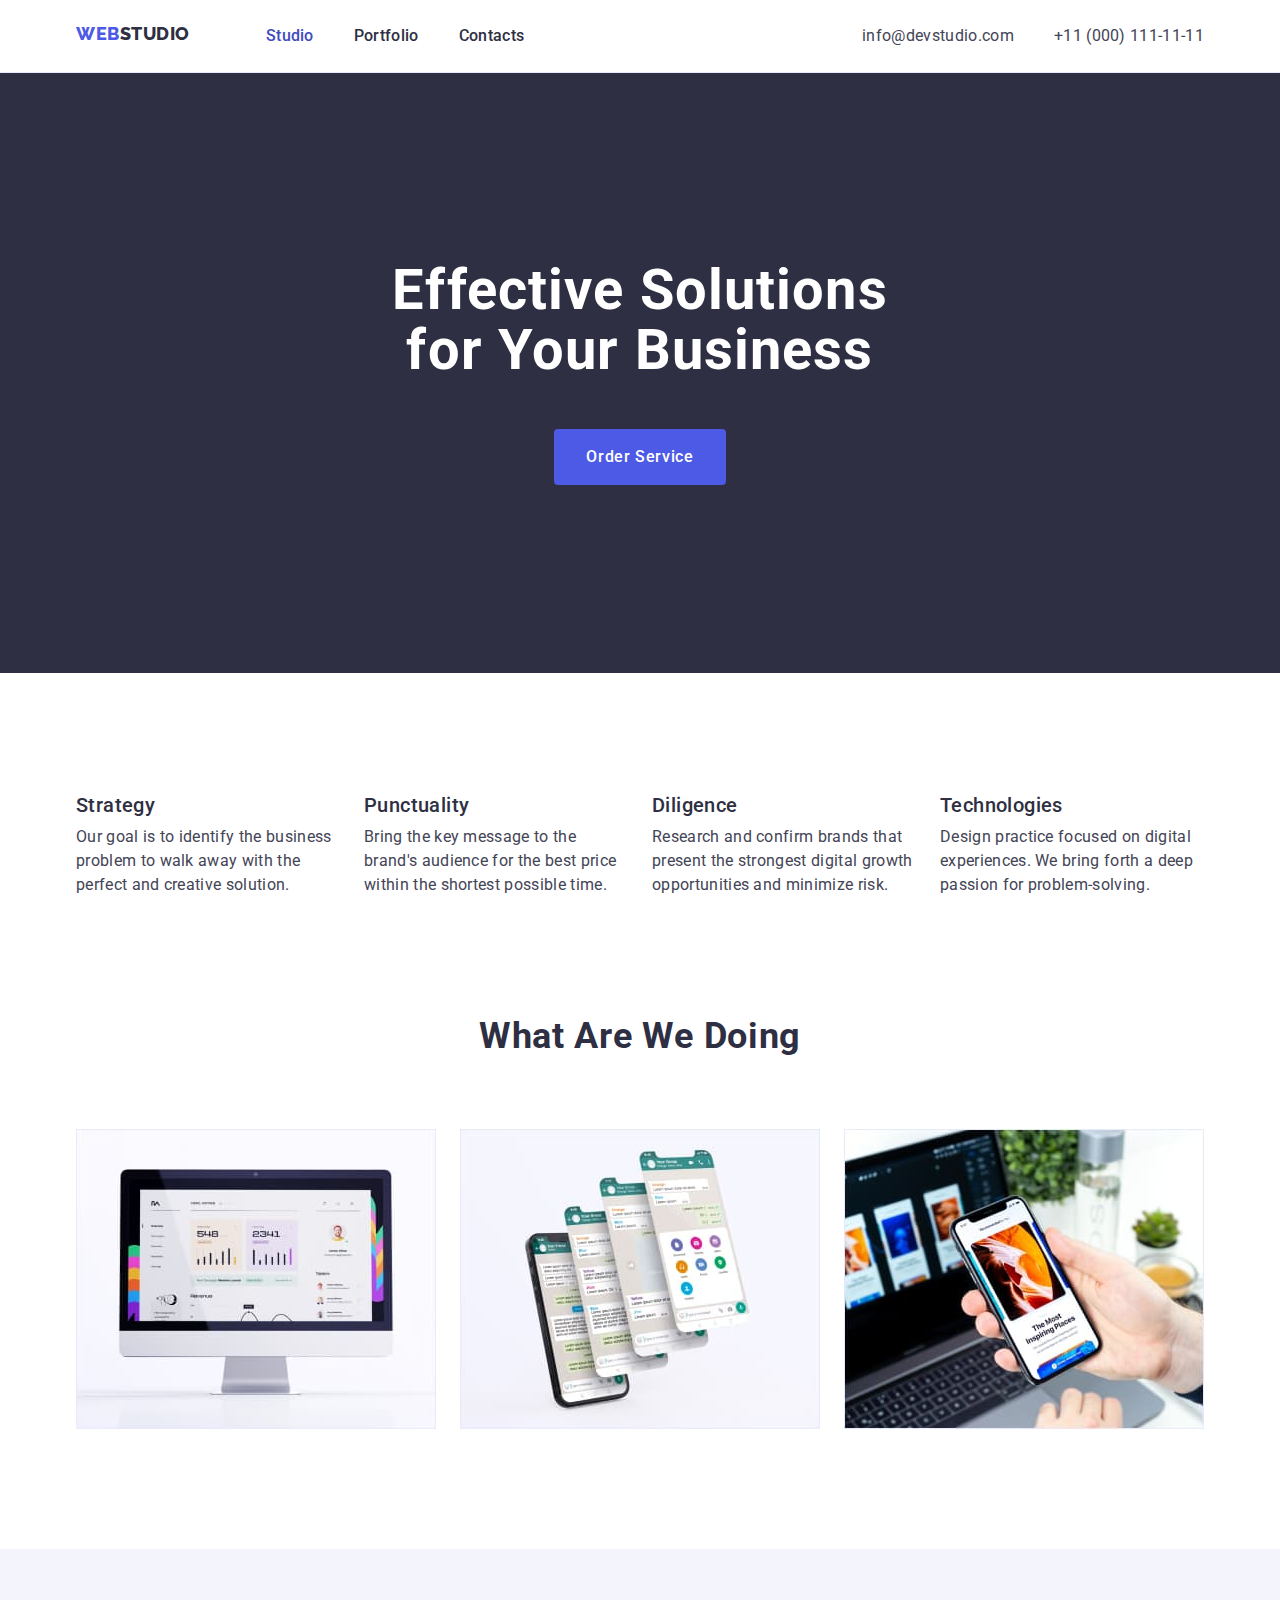
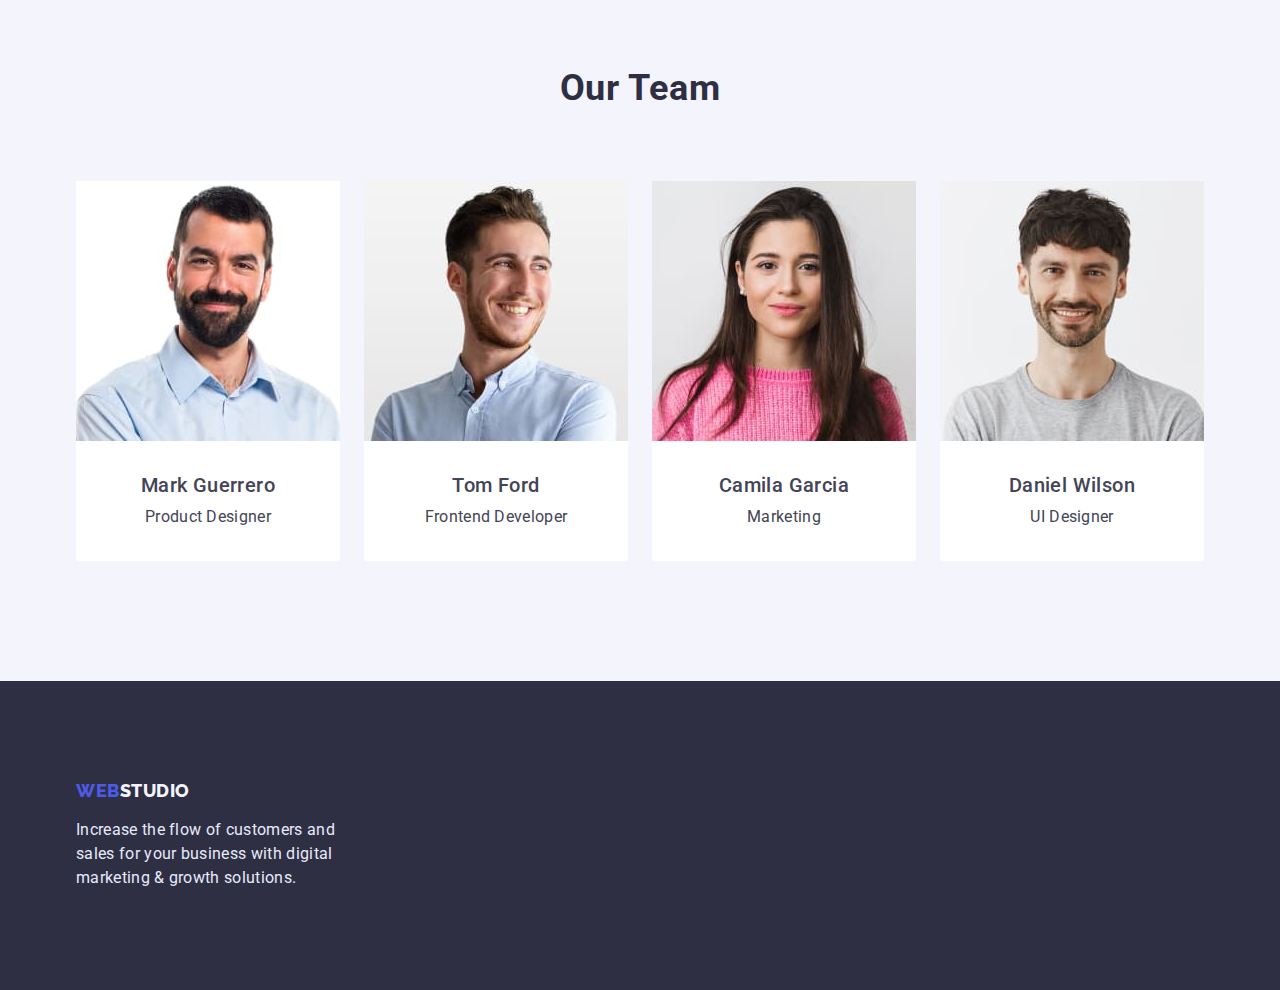
<file: index.html>
<!DOCTYPE html>
<html lang="en">
  <head>
    <meta charset="UTF-8" />
    <meta http-equiv="X-UA-Compatible" content="IE=edge" />
    <meta name="viewport" content="width=device-width, initial-scale=1.0" />
    <title>WebStudio</title>

    <link rel="preconnect" href="https://fonts.googleapis.com" />
    <link rel="preconnect" href="https://fonts.gstatic.com" crossorigin />
    <link href="https://fonts.googleapis.com/css2?family=Raleway:wght@800&family=Roboto:wght@400;500;700&display=swap" rel="stylesheet" />
    <link rel="stylesheet" href="https://cdn.jsdelivr.net/npm/modern-normalize@1.1.0/modern-normalize.min.css" />
    <link rel="stylesheet" href="./css/style.css" />
  </head>
  <body>
    <header class="header-nav">
      <div class="container main-nav">
        <nav class="page-header">
          <a href="./index.html" class="logo"><span class="accent">Web</span>Studio</a>
          <ul class="menu">
            <li class="menu-item">
              <a href="" class="menu-link current">Studio</a>
            </li>
            <li class="menu-item">
              <a href="./portfolio.html" class="menu-link">Portfolio</a>
            </li>
            <li class="menu-item">
              <a href="" class="menu-link">Contacts</a>
            </li>
          </ul>
        </nav>
        <address class="contacts">
          <ul class="contacts-list">
            <li class="contacts-item"><a href="mailto:info@devstudio.com" class="contacts-link">info@devstudio.com</a></li>
            <li class="contacts-item"><a href="tel:+110001111111" class="contacts-link">+11 (000) 111-11-11</a></li>
          </ul>
        </address>
      </div>
    </header>

    <main>
      <!-- Hero -->
      <section class="hero">
        <h1 class="hero-title">Effective Solutions for Your Business</h1>
        <button class="btn-hero" type="button">Order Service</button>
      </section>

      <!-- Advantages -->
      <section class="section section-position">
        <div class="container">
          <h2 class="visually-hidden">Advantages</h2>
          <ul class="ad-list">
            <li class="section-item">
              <h3 class="item-title">Strategy</h3>
              <p>Our goal is to identify the business problem to walk away with the perfect and creative solution.</p>
            </li>

            <li class="section-item">
              <h3 class="item-title">Punctuality</h3>
              <p>Bring the key message to the brand's audience for the best price within the shortest possible time.</p>
            </li>

            <li class="section-item">
              <h3 class="item-title">Diligence</h3>
              <p>Research and confirm brands that present the strongest digital growth opportunities and minimize risk.</p>
            </li>

            <li class="section-item">
              <h3 class="item-title">Technologies</h3>
              <p>Design practice focused on digital experiences. We bring forth a deep passion for problem-solving.</p>
            </li>
          </ul>
        </div>
      </section>

      <!-- Gallery -->
      <section class="section">
        <div class="container">
          <h2 class="section-title">What Are We Doing</h2>
          <ul class="gallery-list">
            <li class="gallery-item">
              <img src="./images/pro1.jpg" alt="computer with opened projectc" width="360" height="300" />
            </li>

            <li class="gallery-item">
              <img src="./images/pro2.jpg" alt="phone application" width="360" height="300" />
            </li>

            <li class="gallery-item">
              <img src="./images/pro3.jpg" alt="mobile version of web page" width="360" height="300" />
            </li>
          </ul>
        </div>
      </section>

      <!-- Our Team Section -->

      <section class="section team-section">
        <div class="container">
          <h2 class="section-title">Our Team</h2>
          <ul class="team-list">
            <li class="team-item">
              <img src="./images/our-team/mark.jpg" alt="Mark Guerrero" width="264" height="260" />
              <div class="team-card">
                <h3 class="team-name">Mark Guerrero</h3>
                <p>Product Designer</p>
              </div>
            </li>

            <li class="team-item">
              <img src="./images/our-team/tom.jpg" alt="Tom Form" width="264" height="260" />
              <div class="team-card">
                <h3 class="team-name">Tom Ford</h3>
                <p>Frontend Developer</p>
              </div>
            </li>

            <li class="team-item">
              <img src="./images/our-team/camila.jpg" alt="Camila Garcia" width="264" height="260" />
              <div class="team-card">
                <h3 class="team-name">Camila Garcia</h3>
                <p>Marketing</p>
              </div>
            </li>

            <li class="team-item">
              <img src="./images/our-team/daniel.jpg" alt="Daniel Wilson" width="264" height="260" />
              <div class="team-card">
                <h3 class="team-name">Daniel Wilson</h3>
                <p>UI Designer</p>
              </div>
            </li>
          </ul>
        </div>
      </section>
    </main>

    <!-- Footer -->
    <footer class="footer-main">
      <div class="container">
        <div class="footer-item">
          <a href="./index.html" class="logo footer-logo"><span class="accent">Web</span>Studio</a>
          <p class="footer-text">Increase the flow of customers and sales for your business with digital marketing & growth solutions.</p>
        </div>
      </div>
    </footer>
  </body>
</html>
</file>
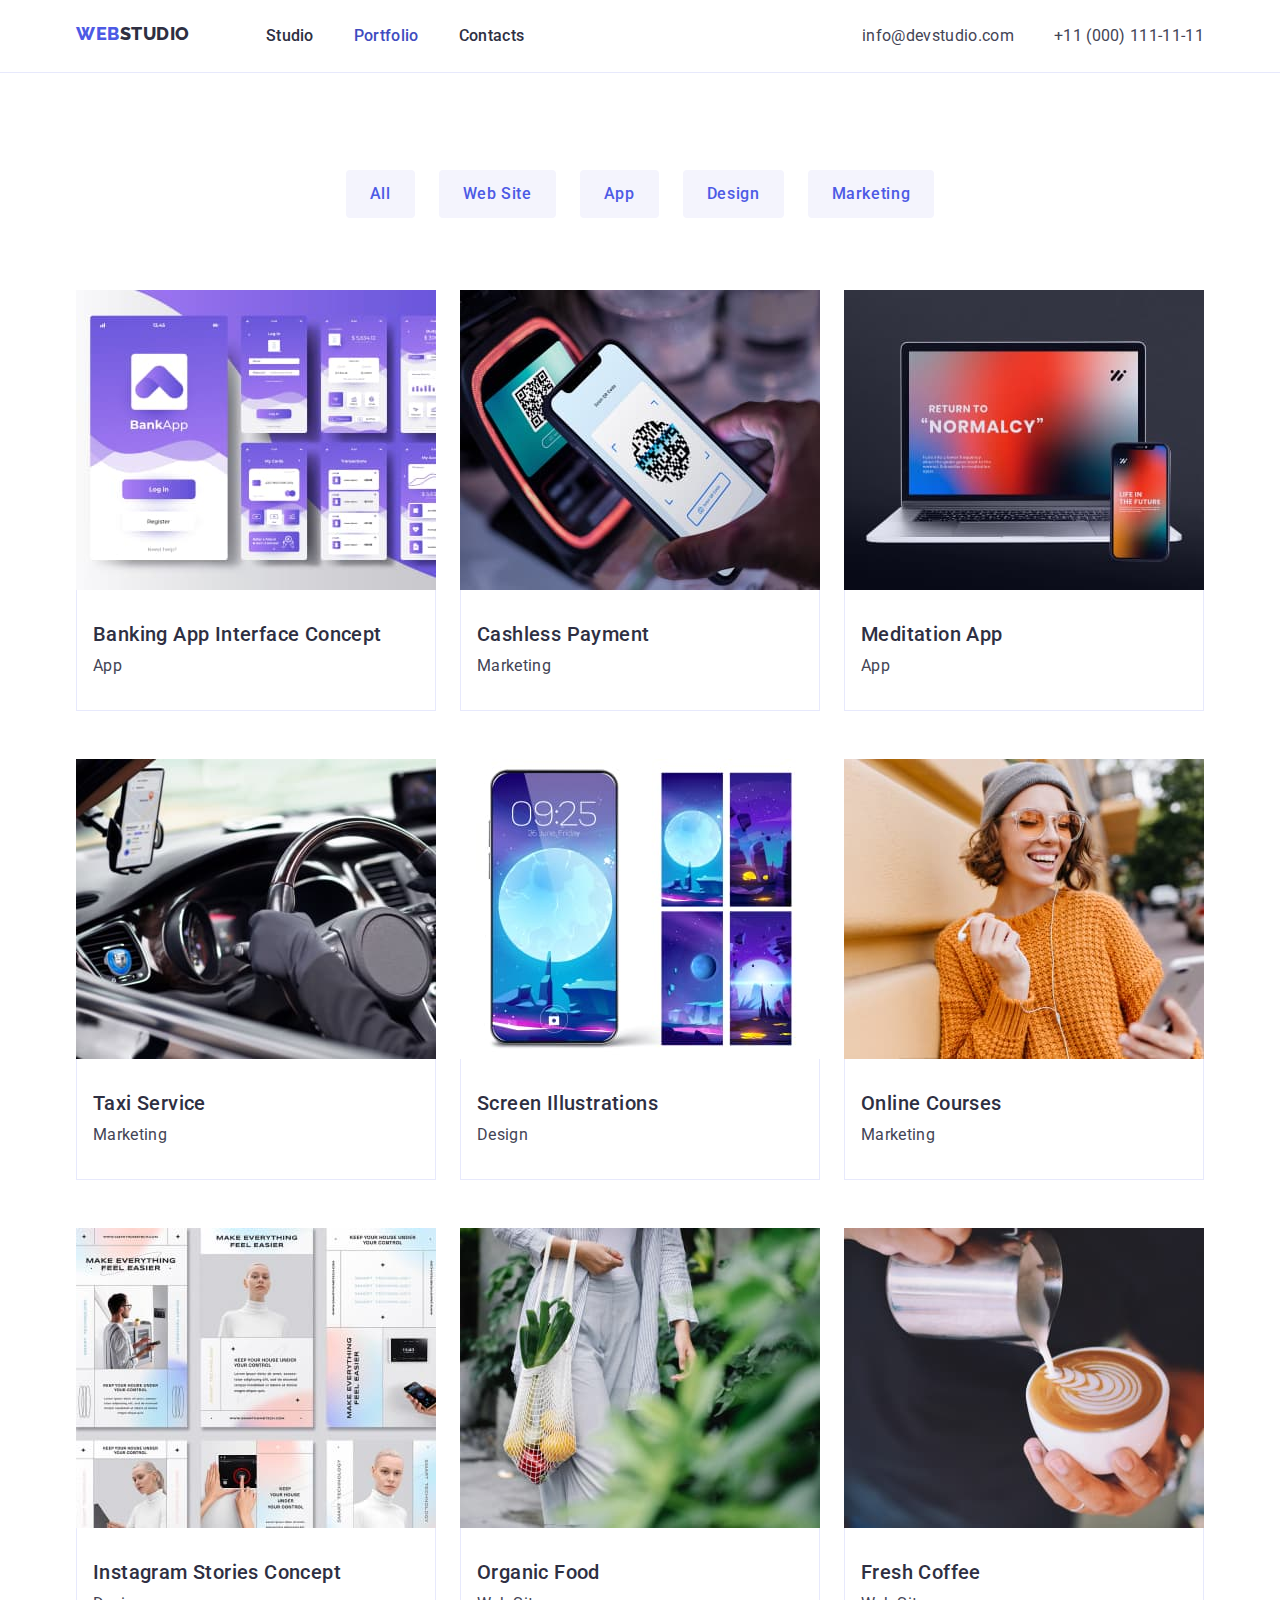
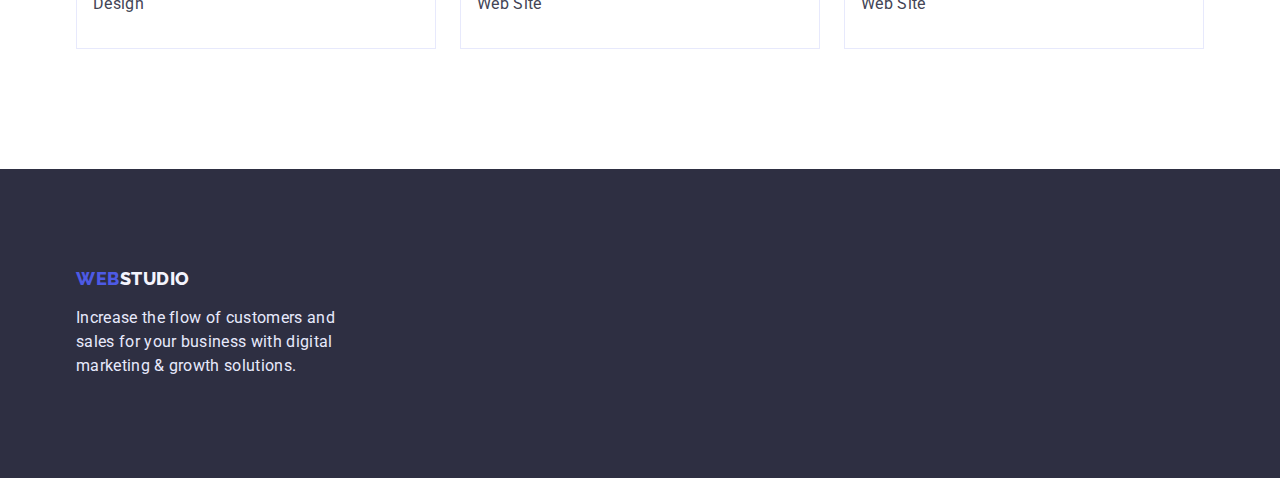
<file: portfolio.html>
<!DOCTYPE html>
<html lang="en">
  <head>
    <meta charset="UTF-8" />
    <meta http-equiv="X-UA-Compatible" content="IE=edge" />
    <meta name="viewport" content="width=device-width, initial-scale=1.0" />
    <title>WebStudio</title>

    <link rel="preconnect" href="https://fonts.googleapis.com" />
    <link rel="preconnect" href="https://fonts.gstatic.com" crossorigin />
    <link href="https://fonts.googleapis.com/css2?family=Raleway:wght@800&family=Roboto:wght@400;500;700&display=swap" rel="stylesheet" />
    <link rel="stylesheet" href="https://cdnjs.cloudflare.com/ajax/libs/modern-normalize/1.1.0/modern-normalize.min.css" />
    <link rel="stylesheet" href="./css/style.css" />
  </head>
  <body>
    <header class="header-nav">
      <div class="container main-nav">
        <nav class="page-header">
          <a href="./index.html" class="logo"><span class="accent">Web</span>Studio</a>
          <ul class="menu">
            <li class="menu-item">
              <a href="./index.html" class="menu-link">Studio</a>
            </li>
            <li class="menu-item">
              <a href="" class="menu-link current">Portfolio</a>
            </li>
            <li class="menu-item">
              <a href="" class="menu-link">Contacts</a>
            </li>
          </ul>
        </nav>
        <address class="contacts">
          <ul class="contacts-list">
            <li class="contacts-item"><a href="mailto:info@devstudio.com" class="contacts-link">info@devstudio.com</a></li>
            <li class="contacts-item"><a href="tel:+110001111111" class="contacts-link">+11 (000) 111-11-11</a></li>
          </ul>
        </address>
      </div>
    </header>
    <!-- filter -->
    <main>
      <section class="main-section">
        <div class="container">
          <h1 class="visually-hidden">Filter</h1>
          <ul class="filter-list">
            <li class="filter-item">
              <button class="filter-btn" type="button">All</button>
            </li>

            <li class="filter-item">
              <button class="filter-btn" type="button">Web Site</button>
            </li>

            <li class="filter-item">
              <button class="filter-btn" type="button">App</button>
            </li>

            <li class="filter-item">
              <button class="filter-btn" type="button">Design</button>
            </li>

            <li class="filter-item">
              <button class="filter-btn" type="button">Marketing</button>
            </li>
          </ul>
        </div>

        <!-- portfolio -->

        <div class="container">
          <ul class="portfolio-list">
            <li class="portfolio-item">
              <a href="" class="card"
                ><img src="./images/portfolio/banking.jpg" alt="Banking app interface" width="360" height="300" />
                <div class="card-window">
                  <h2 class="portfolio-title">Banking App Interface Concept</h2>
                  <p class="types">App</p>
                </div>
              </a>
            </li>
            <li class="portfolio-item">
              <a href="" class="card"
                ><img src="./images/portfolio/cashless.jpg" alt="Cashless payment" width="360" height="300" />
                <div class="card-window">
                  <h2 class="portfolio-title">Cashless Payment</h2>
                  <p class="types">Marketing</p>
                </div>
              </a>
            </li>
            <li class="portfolio-item">
              <a href="" class="card"
                ><img src="./images/portfolio/meditation-app.jpg" alt="Meditation app" width="360" height="300" />
                <div class="card-window">
                  <h2 class="portfolio-title">Meditation App</h2>
                  <p class="types">App</p>
                </div>
              </a>
            </li>
            <li class="portfolio-item">
              <a href="" class="card"
                ><img src="./images/portfolio/taxi-service.jpg" alt="Taxi Service" width="360" height="300" />
                <div class="card-window">
                  <h2 class="portfolio-title">Taxi Service</h2>
                  <p class="types">Marketing</p>
                </div>
              </a>
            </li>

            <li class="portfolio-item">
              <a href="" class="card"
                ><img src="./images/portfolio/screen-illustr.jpg" alt="Screen Illustrations" width="360" height="300" />
                <div class="card-window">
                  <h2 class="portfolio-title">Screen Illustrations</h2>
                  <p class="types">Design</p>
                </div>
              </a>
            </li>

            <li class="portfolio-item">
              <a href="" class="card"
                ><img src="./images/portfolio/online-courses.jpg" alt="Online Courses" width="360" height="300" />
                <div class="card-window">
                  <h2 class="portfolio-title">Online Courses</h2>
                  <p class="types">Marketing</p>
                </div>
              </a>
            </li>

            <li class="portfolio-item">
              <a href="" class="card"
                ><img src="./images/portfolio/instagram-stories.jpg" alt="Instagram stories concept" width="360" height="300" />
                <div class="card-window">
                  <h2 class="portfolio-title">Instagram Stories Concept</h2>
                  <p class="types">Design</p>
                </div>
              </a>
            </li>

            <li class="portfolio-item">
              <a href="" class="card"
                ><img src="./images/portfolio/organic-food.jpg" alt="Organic food" width="360" height="300" />
                <div class="card-window">
                  <h2 class="portfolio-title">Organic Food</h2>
                  <p class="types">Web Site</p>
                </div>
              </a>
            </li>

            <li class="portfolio-item">
              <a href="" class="card"
                ><img src="./images/portfolio/fresh-coffee.jpg" alt="Fresh coffee" width="360" height="300" />
                <div class="card-window">
                  <h2 class="portfolio-title">Fresh Coffee</h2>
                  <p class="types">Web Site</p>
                </div>
              </a>
            </li>
          </ul>
        </div>
      </section>
    </main>
    <!-- footer -->
    <footer class="footer-main">
      <div class="container">
        <div class="footer-item">
          <a href="./index.html" class="logo footer-logo"><span class="accent">Web</span>Studio</a>
          <p class="footer-text">Increase the flow of customers and sales for your business with digital marketing & growth solutions.</p>
        </div>
      </div>
    </footer>
  </body>
</html>
</file>
<file: css/style.css>
body {
  background-color: var(--btn-hero-color);
  color: var(--primary-text-color);
  font-family: 'Roboto', sans-serif;
  font-size: 16px;
  line-height: 1.5;
  letter-spacing: 0.02em;
}

img {
  display: block;
}

:root {
  --primary-text-color: #434455;
  --secondary-text-color: #2e2f42;
  --logo-color: #4d5ae5;
  --items-active-color: #404bbf;
  --btn-bg-color: #4d5ae5;
  --btn-hero-color: #ffffff;
  --btn-hover-color: #404bbf;
  --team-section-color: #f4f4fd;
  --footer-text-color: #e7e9fc;
  --topline-bg-color: #e7e9fc;
  --filter-hover-color: #e7e9fc;
  --border-card-portfolio-color: #e7e9fc;
}

.visually-hidden {
  position: absolute;
  white-space: nowrap;
  width: 1px;
  height: 1px;
  overflow: hidden;
  border: 0;
  padding: 0;
  clip: rect(0 0 0 0);
  clip-path: inset(50%);
  margin: -1px;
}

.container {
  margin-left: auto;
  margin-right: auto;
  padding-left: 15px;
  padding-right: 15px;
  width: 1158px;
}

.section {
  padding-top: 120px;
  padding-bottom: 120px;
}

/* ======= Index.html =========== */

/* ======== Header ============== */

.header-nav {
  border-bottom: 1px solid var(--topline-bg-color);
}

.logo {
  display: block;
  padding-top: 24px;
  padding-bottom: 24px;

  color: var(--secondary-text-color);
  font-family: 'Raleway', sans-serif;
  font-weight: 800;
  font-size: 18px;
  line-height: 1.16;
  letter-spacing: 0.03em;
  text-transform: uppercase;

  text-decoration: none;
}

.logo .accent {
  color: var(--logo-color);
}

.menu {
  display: flex;
  padding: 0;
  margin-top: 0;
  margin-bottom: 0;
  margin-left: 76px;
  list-style: none;
}

.menu > .menu-item:not(:last-child) {
  margin-right: 40px;
}

.menu-item .menu-link {
  color: var(--secondary-text-color);
  font-weight: 500;
  display: block;
  padding-top: 24px;
  padding-bottom: 24px;

  text-decoration: none;
}

.menu .menu-link:hover,
.menu .menu-link:focus {
  color: var(--logo-color);
}

.menu .menu-link:active {
  color: var(--logo-color);
}

.menu-link.current {
  color: var(--items-active-color);
}

.main-nav {
  display: flex;
  align-items: center;
}

.page-header {
  display: flex;
}

/* ============ Address ========== */

.contacts {
  display: flex;
  margin-left: auto;
}

.contacts > .contacts-list {
  display: flex;
  margin-top: 0;
  margin-bottom: 0;
  padding-left: 0;
  list-style: none;
}

.contacts-item > .contacts-link {
  display: block;
  padding-top: 24px;
  padding-bottom: 24px;

  color: var(--primary-text-color);
  font-style: normal;
  text-decoration: none;
}

.contacts-item > .contacts-link:hover,
.contacts-item > .contacts-link:focus {
  color: var(--logo-color);
}

.contacts-item > .contacts-link:active {
  color: var(--logo-color);
}

.contacts-list .contacts-item:not(:first-child) {
  margin-left: 40px;
}

/* ================= HERO ==================== */

.hero {
  padding-top: 188px;
  padding-bottom: 188px;
  background-color: var(--secondary-text-color);
  text-align: center;
}

.hero > .hero-title {
  margin-top: 0;
  margin-bottom: 48px;
  margin-left: auto;
  margin-right: auto;
  width: 506px;
  padding-right: 5px;
  padding-left: 5px;

  color: var(--btn-hero-color);
  font-size: 56px;
  line-height: 1.07;
  letter-spacing: 0.02em;
}

.btn-hero {
  border: none;
  padding: 16px 32px;
  border-radius: 4px;
  min-width: 169px;

  background-color: var(--btn-bg-color);
  color: var(--btn-hero-color);
  font-family: 'Roboto';
  font-weight: 500;
  font-size: 16px;
  line-height: 1.5;
  letter-spacing: 0.04em;

  cursor: pointer;
}

.btn-hero:hover,
.btn-hero:focus {
  background-color: var(--btn-hover-color);
}

/* ============= Advantages =============== */

.section.section-position {
  padding-bottom: 0;
}

.ad-list {
  display: flex;
  margin-top: 0;
  margin-bottom: 0;

  padding-left: 0;
  list-style: none;
}

.ad-list > .section-item:not(:last-child) {
  margin-right: 24px;
}

.section-item {
  flex-basis: calc((100% - 72px) / 4);
}

.ad-list p {
  margin-top: 0;
  margin-bottom: 0;
}

.section-item > .item-title {
  margin-top: 0;
  margin-bottom: 8px;

  color: var(--secondary-text-color);
  font-weight: 500;
  font-size: 20px;
  line-height: 1.2;
  letter-spacing: 0.02em;
}

/* ============ Gallery ============ */

.section-title {
  margin-top: 0;
  margin-bottom: 72px;
  color: var(--secondary-text-color);
  font-size: 36px;
  line-height: 1.11;
  text-align: center;
  letter-spacing: 0.02em;
  text-transform: capitalize;
}

.gallery-list {
  display: flex;
  flex-wrap: wrap;
  gap: 24px;
  margin: 0;
  padding: 0;
  list-style: none;
}

.gallery-list > .gallery-item {
  flex-basis: calc((100% - 48px) / 3);
}

.team-card p {
  margin-top: 0;
  margin-bottom: 0;
}

/* ============ Our Team ============= */

.section.team-section {
  background-color: var(--team-section-color);
}

.team-list {
  display: flex;
  flex-wrap: wrap;
  gap: 24px;
  margin: 0;
  padding: 0;
  list-style: none;
}

.team-list > .team-item {
  border-radius: 0px 0px 4px 4px;
  flex-basis: calc((100% - 72px) / 4);
}

.team-name {
  margin-top: 0;
  margin-bottom: 8px;
  font-weight: 500;
  font-size: 20px;
  line-height: 1.2;
  letter-spacing: 0.02em;
}

.team-card {
  padding: 32px 16px;
  background-color: var(--btn-hero-color);
  text-align: center;
  border-radius: 0px 0px 4px 4px;
}

/* ======================= Footer =================== */

.footer-text {
  margin-top: 0;
  margin-bottom: 0;
  color: var(--footer-text-color);
}

.footer-main {
  background-color: var(--secondary-text-color);
  padding-top: 100px;
  padding-bottom: 100px;
}

.footer-item > .logo.footer-logo {
  padding-top: 0;
  padding-bottom: 0;
  margin-bottom: 16px;
  color: var(--team-section-color);
}

.container > .footer-item {
  width: 264px;
}

/*=========== Portfolio.html ================= */

/* ================= Filter ===================*/

.filter-list {
  display: flex;
  justify-content: center;
  margin-top: 0;
  margin-bottom: 72px;
  padding-left: 0;
  list-style: none;
}

.filter-btn {
  padding: 12px 24px;
  border: none;
  border-radius: 4px;

  background-color: var(--team-section-color);
  color: var(--btn-bg-color);
  font-family: 'Roboto', sans-serif;
  font-weight: 500;
  font-size: 16px;
  line-height: 1.5;
  text-align: center;
  letter-spacing: 0.04em;

  cursor: pointer;
}

.filter-btn:hover,
.filter-btn:focus {
  background-color: var(--btn-bg-color);
  color: var(--btn-hero-color);
}

.filter-list > .filter-item:not(:last-child) {
  margin-right: 24px;
}

/* ============= Portfolio list ============= */

.main-section {
  padding-top: 97px;
  padding-bottom: 120px;
}

.container > .portfolio-list {
  display: flex;
  flex-wrap: wrap;
  gap: 48px 24px;
  margin-top: 0;
  margin-bottom: 0;
  padding-left: 0;
  list-style: none;
}

.portfolio-list > .portfolio-item {
  flex-basis: calc((100% - 48px) / 3);
}

.card > .card-window {
  padding: 32px 16px;
  border: 1px solid var(--border-card-portfolio-color);
  border-top: none;
}

.card-window > .portfolio-title {
  margin-top: 0;
  margin-bottom: 8px;

  color: var(--secondary-text-color);
  font-weight: 500;
  font-size: 20px;
  line-height: 1.2;
  letter-spacing: 0.02em;
}

.card-window > .types {
  margin-top: 0;
  margin-bottom: 0;

  color: var(--primary-text-color);
}

.portfolio-item > .card {
  display: block;
  text-decoration: none;
}
</file>
